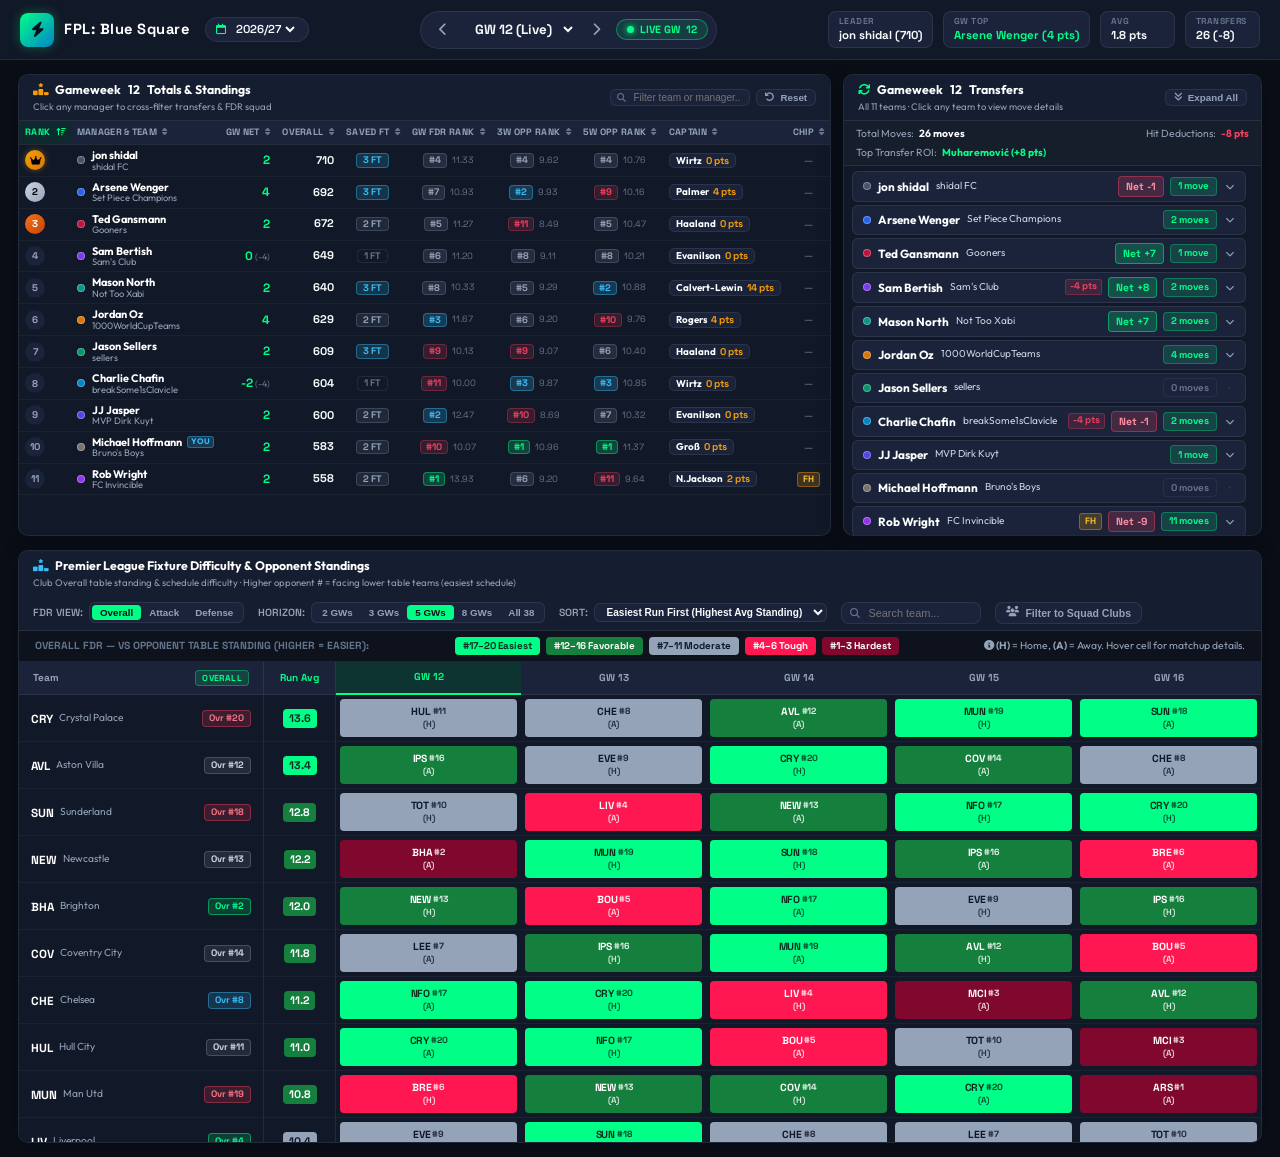
<file: index.html>
<!DOCTYPE html>
<html lang="en">
<head>
  <meta charset="UTF-8">
  <meta name="viewport" content="width=device-width, initial-scale=1.0">
  <title>FPL: Blue Square</title>
  
  <!-- Modern Google Fonts -->
  <link rel="preconnect" href="https://fonts.googleapis.com">
  <link rel="preconnect" href="https://fonts.gstatic.com" crossorigin>
  <link href="https://fonts.googleapis.com/css2?family=Outfit:wght@400;500;600;700;800&family=Space+Grotesk:wght@500;600;700&display=swap" rel="stylesheet">
  
  <!-- FontAwesome Icons -->
  <link rel="stylesheet" href="https://cdnjs.cloudflare.com/ajax/libs/font-awesome/6.4.0/css/all.min.css">
  
  <!-- Custom Modern Stylesheet -->
  <link rel="stylesheet" href="style.css?v=20261127_gw12_fdr">
</head>
<body>

  <!-- Top App Bar -->
  <header class="top-nav">
    <div class="nav-left">
      <div class="brand">
        <div class="brand-icon">
          <i class="fa-solid fa-bolt"></i>
        </div>
        <div class="brand-text">
          <span class="brand-title">FPL: Blue Square</span>
        </div>
      </div>
      
      <div class="season-pill-wrapper">
        <label for="select-season"><i class="fa-regular fa-calendar"></i></label>
        <select id="select-season" class="select-pill" title="Select Season">
          <option value="2026_27" selected>2026/27</option>
          <option value="2025_26">2025/26</option>
        </select>
      </div>
    </div>

    <!-- Center: Gameweek Stepper Controls -->
    <div class="nav-center">
      <div class="gw-stepper">
        <button id="btn-prev-gw" class="stepper-btn" title="Previous Gameweek">
          <i class="fa-solid fa-chevron-left"></i>
        </button>
        
        <div class="gw-select-box">
          <select id="select-gw" class="select-gw-main" title="Select Gameweek"></select>
        </div>

        <button id="btn-next-gw" class="stepper-btn" title="Next Gameweek">
          <i class="fa-solid fa-chevron-right"></i>
        </button>

        <button id="btn-current-gw" class="btn-live-gw" title="Jump to Current Gameweek">
          <span class="live-dot"></span> LIVE GW <span id="lbl-current-gw-num">7</span>
        </button>
      </div>
    </div>

    <!-- Right: League Quick Metrics -->
    <div class="nav-right">
      <div class="league-stats-ribbon">
        <div class="stat-chip" title="League Leader Overall">
          <span class="stat-chip-lbl">LEADER</span>
          <span class="stat-chip-val" id="stat-leader-val">—</span>
        </div>
        <div class="stat-chip" title="Highest GW Scorer">
          <span class="stat-chip-lbl">GW TOP</span>
          <span class="stat-chip-val highlight" id="stat-gw-top-val">—</span>
        </div>
        <div class="stat-chip" title="Gameweek League Average">
          <span class="stat-chip-lbl">AVG</span>
          <span class="stat-chip-val" id="stat-gw-avg-val">—</span>
        </div>
        <div class="stat-chip" title="Total League Transfers in Gameweek">
          <span class="stat-chip-lbl">TRANSFERS</span>
          <span class="stat-chip-val" id="stat-gw-transfers-val">—</span>
        </div>
      </div>
    </div>
  </header>

  <!-- Filter / Active Manager Status Bar (appears when a manager is selected) -->
  <div id="selection-bar" class="selection-bar hidden">
    <div class="selection-info">
      <i class="fa-solid fa-crosshairs"></i>
      <span>Filtering on: <strong id="selected-manager-name">—</strong> (<span id="selected-team-name">—</span>)</span>
    </div>
    <div class="selection-actions">
      <span class="selection-tip"><i class="fa-solid fa-info-circle"></i> Transfers & FDR grid are synced to this manager</span>
      <button id="btn-clear-selection" class="btn-clear-mgr">
        <i class="fa-solid fa-xmark"></i> Show All League
      </button>
    </div>
  </div>

  <!-- Main Unified 1-View Dashboard Layout -->
  <main class="dashboard-viewport">

    <!-- Top Row: Gameweek Totals (Left) & Gameweek Transfers (Right) -->
    <div class="dashboard-top-row">
      
      <!-- PANEL 1: GAMEWEEK TOTALS & LEADERBOARD -->
      <section class="card-panel panel-totals">
        <div class="panel-header">
          <div class="panel-title-group">
            <h2 class="panel-title">
              <i class="fa-solid fa-ranking-star icon-gold"></i>
              Gameweek <span class="active-gw-num">7</span> Totals & Standings
            </h2>
            <span class="panel-subtitle">Click any manager to cross-filter transfers & FDR squad</span>
          </div>

          <div class="panel-actions">
            <div class="totals-search-wrap">
              <i class="fa-solid fa-magnifying-glass search-icon-xs"></i>
              <input type="text" id="input-totals-search" class="search-input-xs" placeholder="Filter team or manager...">
            </div>
            <button id="btn-reset-totals-sort" class="btn-toggle-compact" title="Reset table to default league rank order">
              <i class="fa-solid fa-arrow-rotate-left"></i> Reset
            </button>
          </div>
        </div>

        <div class="table-container" id="totals-table-wrapper">
          <table class="data-table" id="totals-table">
            <thead>
              <tr id="totals-table-head-row">
                <th class="col-rank sortable-th active-sort" data-metric="rank" title="Sort by League Rank">
                  Rank <span class="sort-icon"><i class="fa-solid fa-arrow-down-1-9"></i></span>
                </th>
                <th class="col-manager sortable-th" data-metric="manager" title="Sort alphabetically by Manager Name">
                  Manager & Team <span class="sort-icon"><i class="fa-solid fa-sort"></i></span>
                </th>
                <th class="col-gw-pts text-right sortable-th" data-metric="gw_net" title="Sort by Gameweek Net Score">
                  GW Net <span class="sort-icon"><i class="fa-solid fa-sort"></i></span>
                </th>
                <th class="col-overall text-right sortable-th" data-metric="overall" title="Sort by Total Overall Points">
                  Overall <span class="sort-icon"><i class="fa-solid fa-sort"></i></span>
                </th>
                <th class="col-ft text-center sortable-th" data-metric="saved_ft" title="Sort by Banked Free Transfers (max 5)">
                  Saved FT <span class="sort-icon"><i class="fa-solid fa-sort"></i></span>
                </th>
                <th class="col-fdr-gw text-center sortable-th" data-metric="fdr_gw" title="Sort by Selected Gameweek Average Opponent Premier League Standing (Higher is easiest matchup)">
                  GW FDR Rank <span class="sort-icon"><i class="fa-solid fa-sort"></i></span>
                </th>
                <th class="col-fdr-3w text-center sortable-th" data-metric="fdr_3w" title="Sort by Upcoming 3-Week Average Opponent Premier League Standing (Higher is easier schedule)">
                  3W Opp Rank <span class="sort-icon"><i class="fa-solid fa-sort"></i></span>
                </th>
                <th class="col-fdr-5w text-center sortable-th" data-metric="fdr_5w" title="Sort by Upcoming 5-Week Average Opponent Premier League Standing (Higher is easier schedule)">
                  5W Opp Rank <span class="sort-icon"><i class="fa-solid fa-sort"></i></span>
                </th>
                <th class="col-captain sortable-th" data-metric="captain" title="Sort by Captain Points Scored">
                  Captain <span class="sort-icon"><i class="fa-solid fa-sort"></i></span>
                </th>
                <th class="col-chip text-center sortable-th" data-metric="chip" title="Sort by Active Chips">
                  Chip <span class="sort-icon"><i class="fa-solid fa-sort"></i></span>
                </th>
                <th class="col-value text-right sortable-th" data-metric="value" title="Sort by Total Squad Value">
                  Squad Value <span class="sort-icon"><i class="fa-solid fa-sort"></i></span>
                </th>
              </tr>
            </thead>
            <tbody id="totals-table-body">
              <!-- Dynamically populated rows -->
            </tbody>
          </table>
        </div>
      </section>

      <!-- PANEL 2: GAMEWEEK TRANSFERS -->
      <section class="card-panel panel-transfers">
        <div class="panel-header">
          <div class="panel-title-group">
            <h2 class="panel-title">
              <i class="fa-solid fa-arrows-rotate icon-mint"></i>
              Gameweek <span class="active-gw-num">7</span> Transfers
            </h2>
            <span class="panel-subtitle" id="transfers-subtitle">All 11 teams · Click any team to view move details</span>
          </div>

          <div class="panel-actions">
            <button id="btn-toggle-all-transfers" class="btn-toggle-compact" title="Expand or collapse all transfer details">
              <i class="fa-solid fa-angles-down" id="icon-toggle-all-tx"></i>
              <span id="lbl-toggle-all-tx">Expand All</span>
            </button>
          </div>
        </div>

        <div class="transfers-summary-bar">
          <div class="summary-stat">
            <span class="lbl">Total Moves:</span>
            <strong id="transfers-total-moves">0</strong>
          </div>
          <div class="summary-stat">
            <span class="lbl">Hit Deductions:</span>
            <strong class="text-danger" id="transfers-total-hits">0 pts</strong>
          </div>
          <div class="summary-stat">
            <span class="lbl">Top Transfer ROI:</span>
            <strong class="text-success" id="transfers-best-move">—</strong>
          </div>
        </div>

        <div class="transfers-scroll-container" id="transfers-cards-container">
          <!-- Dynamically populated manager transfer cards -->
        </div>
      </section>

    </div>

    <!-- Bottom Row: Fixture Difficulty Rating (FDR) Grid -->
    <div class="dashboard-bottom-row">
      <section class="card-panel panel-fdr">
        <div class="panel-header fdr-header">
          <div class="panel-title-group">
            <h2 class="panel-title">
              <i class="fa-solid fa-ranking-star icon-blue"></i>
              Premier League Fixture Difficulty & Opponent Standings
            </h2>
            <span class="panel-subtitle" id="fdr-panel-subtitle">Based on Premier League table standings · Higher number = facing lower table teams (easiest schedule)</span>
          </div>

          <div class="fdr-toolbar">
            <!-- Metric Focus Mode: Overall / Attack / Defense -->
            <div class="toolbar-item">
              <span class="toolbar-label">FDR View:</span>
              <div class="toggle-group" id="fdr-metric-group">
                <button class="toggle-btn active" data-mode="overall" title="Overall FDR: Club table standing & opponent standings">Overall</button>
                <button class="toggle-btn" data-mode="attack" title="Attack FDR: Club Attack rank & attacking fixture difficulty (vs opponent defense)">Attack</button>
                <button class="toggle-btn" data-mode="defense" title="Defense FDR: Club Defense rank & defensive fixture difficulty (vs opponent attack)">Defense</button>
              </div>
            </div>

            <!-- Horizon Picker -->
            <div class="toolbar-item">
              <span class="toolbar-label">Horizon:</span>
              <div class="toggle-group" id="fdr-horizon-group">
                <button class="toggle-btn" data-horizon="2" title="Show 2 gameweeks starting from selected GW">2 GWs</button>
                <button class="toggle-btn" data-horizon="3" title="Show 3 gameweeks starting from selected GW">3 GWs</button>
                <button class="toggle-btn active" data-horizon="5" title="Show 5 gameweeks starting from selected GW">5 GWs</button>
                <button class="toggle-btn" data-horizon="8" title="Show 8 gameweeks starting from selected GW">8 GWs</button>
                <button class="toggle-btn" data-horizon="38" title="Show all 38 season gameweeks">All 38</button>
              </div>
            </div>

            <!-- Sort By -->
            <div class="toolbar-item">
              <span class="toolbar-label">Sort:</span>
              <select id="select-fdr-sort" class="select-pill-sm">
                <option value="easiest">Easiest Run First (Highest Avg Standing)</option>
                <option value="hardest">Hardest Run First (Lowest Avg Standing)</option>
                <option value="club_best">Strongest Team First (#1–20)</option>
                <option value="club_worst">Weakest Team First (#20–1)</option>
                <option value="alpha">Alphabetical (A-Z)</option>
              </select>
            </div>

            <!-- Search Filter -->
            <div class="toolbar-item search-wrap">
              <i class="fa-solid fa-magnifying-glass search-icon"></i>
              <input type="text" id="input-fdr-search" class="search-input" placeholder="Search team...">
            </div>

            <!-- Squad Filter Button -->
            <div class="toolbar-item">
              <button id="btn-fdr-squad-only" class="btn-toggle-squad" title="Filter to Premier League teams in selected manager's squad">
                <i class="fa-solid fa-users"></i>
                <span id="lbl-fdr-squad-btn">Filter to Squad Clubs</span>
              </button>
            </div>
          </div>
        </div>

        <!-- Opponent Standing Legend Bar -->
        <div class="fdr-legend-bar" id="fdr-legend-bar">
          <div class="legend-scale-title" id="fdr-legend-title">Opponent Table Standing (Higher = Easier):</div>
          <div class="legend-scale-items" id="fdr-legend-items">
            <span class="legend-chip fdr-2">#17–20 Easiest</span>
            <span class="legend-chip fdr-1">#12–16 Favorable</span>
            <span class="legend-chip fdr-3">#7–11 Moderate</span>
            <span class="legend-chip fdr-4">#4–6 Tough</span>
            <span class="legend-chip fdr-5">#1–3 Hardest</span>
          </div>
          <div class="legend-tip">
            <span><i class="fa-solid fa-circle-info"></i> <strong>(H)</strong> = Home, <strong>(A)</strong> = Away. Hover cell for matchup details.</span>
          </div>
        </div>

        <!-- FDR Grid Table -->
        <div class="fdr-matrix-container" id="fdr-matrix-wrapper">
          <table class="fdr-table" id="fdr-matrix-table">
            <thead>
              <tr id="fdr-table-head-row">
                <th class="col-fdr-team sticky-col">Team</th>
                <th class="col-fdr-avg sticky-col-2" title="Average difficulty score over the selected horizon">Run Avg</th>
                <!-- Dynamically generated GW column headers -->
              </tr>
            </thead>
            <tbody id="fdr-matrix-body">
              <!-- Dynamically populated team fixture rows -->
            </tbody>
          </table>
        </div>
      </section>
    </div>

  </main>

  <!-- Interactive Tooltip Overlay -->
  <div id="fdr-tooltip" class="floating-tooltip hidden"></div>

  <!-- Core Visualizer Application Script -->
  <script src="app.js?v=20261127_gw12_fdr"></script>
</body>
</html>
</file>
<file: style.css>
/* ==========================================================================
   FPL: BLUE SQUARE - UNIFIED 1-VIEW DASHBOARD STYLES
   ========================================================================== */

:root {
  --bg-body: #0a0e17;
  --bg-panel: #111827;
  --bg-panel-header: #151d30;
  --bg-surface: #1a233a;
  --bg-surface-hover: #222d4a;
  
  --border-subtle: rgba(255, 255, 255, 0.08);
  --border-active: #00ff87;
  --border-focus: #38bdf8;

  --accent-mint: #00ff87;
  --accent-purple: #8b5cf6;
  --accent-blue: #38bdf8;
  --accent-gold: #f59e0b;
  --accent-silver: #94a3b8;
  --accent-bronze: #d97706;
  --accent-red: #f43f5e;
  --accent-green: #10b981;

  --text-primary: #f8fafc;
  --text-secondary: #94a3b8;
  --text-muted: #64748b;

  --font-main: 'Outfit', -apple-system, BlinkMacSystemFont, 'Segoe UI', Roboto, sans-serif;
  --font-mono: 'Space Grotesk', -apple-system, monospace;

  /* Official FPL FDR Difficulty Colors */
  --fdr-1: #15803d;
  --fdr-1-text: #ffffff;
  --fdr-2: #00ff87;
  --fdr-2-text: #092e20;
  --fdr-3: #94a3b8;
  --fdr-3-text: #0f172a;
  --fdr-4: #ff1751;
  --fdr-4-text: #ffffff;
  --fdr-5: #80072d;
  --fdr-5-text: #ffffff;
}

/* Box Sizing & Reset */
*, *::before, *::after {
  box-sizing: border-box;
  margin: 0;
  padding: 0;
}

html, body {
  width: 100%;
  max-width: 100%;
  overflow-x: hidden;
  min-height: 100vh;
  background-color: var(--bg-body);
  color: var(--text-primary);
  font-family: var(--font-main);
  font-size: 14px;
  line-height: 1.45;
  -webkit-font-smoothing: antialiased;
  -moz-osx-font-smoothing: grayscale;
}

/* ==========================================================================
   TOP APP BAR / NAVIGATION
   ========================================================================== */

.top-nav {
  display: flex;
  align-items: center;
  justify-content: space-between;
  gap: 16px;
  height: 60px;
  padding: 0 20px;
  background: var(--bg-panel);
  border-bottom: 1px solid var(--border-subtle);
  position: sticky;
  top: 0;
  z-index: 100;
}

.nav-left {
  display: flex;
  align-items: center;
  gap: 16px;
}

.brand {
  display: flex;
  align-items: center;
  gap: 10px;
}

.brand-icon {
  width: 34px;
  height: 34px;
  border-radius: 8px;
  background: linear-gradient(135deg, var(--accent-mint) 0%, #0284c7 100%);
  display: flex;
  align-items: center;
  justify-content: center;
  color: #0b0f19;
  font-size: 1.1rem;
  box-shadow: 0 0 12px rgba(0, 255, 135, 0.3);
}

.brand-text {
  display: flex;
  flex-direction: column;
}

.brand-title {
  font-size: 1.05rem;
  font-weight: 800;
  letter-spacing: 0.5px;
  color: #ffffff;
  font-family: var(--font-mono);
}

.brand-subtitle {
  font-size: 0.72rem;
  color: var(--accent-mint);
  font-weight: 600;
  letter-spacing: 0.2px;
  text-transform: uppercase;
}

.season-pill-wrapper {
  display: flex;
  align-items: center;
  gap: 6px;
  background: var(--bg-surface);
  border: 1px solid var(--border-subtle);
  border-radius: 20px;
  padding: 3px 10px;
  color: var(--text-secondary);
}

.season-pill-wrapper label {
  font-size: 0.8rem;
  color: var(--accent-mint);
}

.select-pill {
  background: transparent;
  border: none;
  color: var(--text-primary);
  font-family: var(--font-mono);
  font-weight: 600;
  font-size: 0.82rem;
  cursor: pointer;
  outline: none;
}

.select-pill option {
  background: var(--bg-panel);
  color: var(--text-primary);
}

/* Center Gameweek Stepper */
.nav-center {
  display: flex;
  align-items: center;
  justify-content: center;
}

.gw-stepper {
  display: flex;
  align-items: center;
  gap: 6px;
  background: var(--bg-surface);
  border: 1px solid var(--border-subtle);
  border-radius: 24px;
  padding: 4px 8px;
}

.stepper-btn {
  background: transparent;
  border: none;
  width: 28px;
  height: 28px;
  border-radius: 50%;
  color: var(--text-secondary);
  display: flex;
  align-items: center;
  justify-content: center;
  cursor: pointer;
  transition: all 0.2s ease;
}

.stepper-btn:hover {
  background: rgba(255, 255, 255, 0.1);
  color: #ffffff;
}

.gw-select-box {
  position: relative;
}

.select-gw-main {
  background: transparent;
  border: none;
  color: var(--text-primary);
  font-family: var(--font-mono);
  font-weight: 700;
  font-size: 0.95rem;
  padding: 4px 8px;
  cursor: pointer;
  outline: none;
}

.select-gw-main option {
  background: var(--bg-panel);
  color: var(--text-primary);
}

.btn-live-gw {
  display: flex;
  align-items: center;
  gap: 6px;
  background: rgba(0, 255, 135, 0.12);
  border: 1px solid rgba(0, 255, 135, 0.4);
  color: var(--accent-mint);
  border-radius: 14px;
  padding: 3px 10px;
  font-family: var(--font-mono);
  font-size: 0.75rem;
  font-weight: 700;
  cursor: pointer;
  transition: all 0.2s ease;
}

.btn-live-gw:hover {
  background: rgba(0, 255, 135, 0.22);
}

.live-dot {
  width: 7px;
  height: 7px;
  border-radius: 50%;
  background: var(--accent-mint);
  box-shadow: 0 0 6px var(--accent-mint);
  animation: pulse-dot 2s infinite ease-in-out;
}

@keyframes pulse-dot {
  0%, 100% { opacity: 1; transform: scale(1); }
  50% { opacity: 0.4; transform: scale(0.85); }
}

/* Right Nav: Quick Stats Ribbon */
.nav-right {
  display: flex;
  align-items: center;
  gap: 12px;
}

.league-stats-ribbon {
  display: flex;
  align-items: center;
  gap: 10px;
}

.stat-chip {
  display: flex;
  flex-direction: column;
  background: var(--bg-surface);
  border: 1px solid var(--border-subtle);
  border-radius: 8px;
  padding: 3px 10px;
  min-width: 75px;
}

.stat-chip-lbl {
  font-size: 0.62rem;
  font-weight: 700;
  color: var(--text-muted);
  letter-spacing: 0.4px;
  font-family: var(--font-mono);
}

.stat-chip-val {
  font-size: 0.82rem;
  font-weight: 700;
  color: var(--text-primary);
  font-family: var(--font-mono);
  white-space: nowrap;
  overflow: hidden;
  text-overflow: ellipsis;
  max-width: 140px;
}

.stat-chip-val.highlight {
  color: var(--accent-mint);
}

/* ==========================================================================
   SELECTION BAR (CROSS-FILTER NOTIFICATION)
   ========================================================================== */

.selection-bar {
  display: flex;
  align-items: center;
  justify-content: space-between;
  padding: 8px 24px;
  background: linear-gradient(90deg, rgba(0, 255, 135, 0.15) 0%, rgba(56, 189, 248, 0.15) 100%);
  border-bottom: 1px solid rgba(0, 255, 135, 0.35);
  font-size: 0.85rem;
}

.selection-bar.hidden {
  display: none;
}

.selection-info {
  display: flex;
  align-items: center;
  gap: 8px;
  color: #ffffff;
}

.selection-info i {
  color: var(--accent-mint);
}

.selection-actions {
  display: flex;
  align-items: center;
  gap: 16px;
}

.selection-tip {
  font-size: 0.76rem;
  color: var(--text-secondary);
}

.btn-clear-mgr {
  background: rgba(255, 255, 255, 0.1);
  border: 1px solid rgba(255, 255, 255, 0.2);
  color: #ffffff;
  border-radius: 14px;
  padding: 3px 10px;
  font-size: 0.75rem;
  font-weight: 600;
  cursor: pointer;
  transition: all 0.2s ease;
}

.btn-clear-mgr:hover {
  background: rgba(255, 255, 255, 0.2);
  color: var(--accent-mint);
}

/* ==========================================================================
   MAIN DASHBOARD VIEWPORT (1-VIEW FIT)
   ========================================================================== */

.dashboard-viewport {
  padding: 14px 18px;
  display: flex;
  flex-direction: column;
  gap: 14px;
  max-width: 1750px;
  margin: 0 auto;
}

/* Top Row: Totals (Left) & Transfers (Right) */
.dashboard-top-row {
  display: grid;
  grid-template-columns: minmax(0, 1.32fr) minmax(360px, 0.68fr);
  gap: 12px;
  height: 462px;
}

/* Bottom Row: FDR Grid */
.dashboard-bottom-row {
  width: 100%;
  min-width: 0;
}

/* Card Panel Base */
.card-panel {
  background: var(--bg-panel);
  border: 1px solid var(--border-subtle);
  border-radius: 10px;
  box-shadow: 0 4px 20px rgba(0, 0, 0, 0.25);
  display: flex;
  flex-direction: column;
  overflow: hidden;
  min-width: 0;
}

.panel-actions {
  display: flex;
  align-items: center;
  gap: 6px;
  flex-wrap: wrap;
}

.panel-header {
  display: flex;
  align-items: center;
  justify-content: space-between;
  flex-wrap: wrap;
  gap: 6px 10px;
  padding: 6px 14px;
  background: var(--bg-panel-header);
  border-bottom: 1px solid var(--border-subtle);
  flex-shrink: 0;
}

.panel-title-group {
  display: flex;
  flex-direction: column;
}

.panel-title {
  font-size: 0.88rem;
  font-weight: 700;
  color: #ffffff;
  display: flex;
  align-items: center;
  gap: 7px;
}

.panel-subtitle {
  font-size: 0.68rem;
  color: var(--text-secondary);
  margin-top: 1px;
}

.icon-gold { color: var(--accent-gold); }
.icon-mint { color: var(--accent-mint); }
.icon-blue { color: var(--accent-blue); }

.toggle-group {
  display: flex;
  background: var(--bg-surface);
  border: 1px solid var(--border-subtle);
  border-radius: 6px;
  padding: 2px;
}

.toggle-btn {
  background: transparent;
  border: none;
  color: var(--text-secondary);
  font-size: 0.70rem;
  font-weight: 600;
  padding: 2px 8px;
  border-radius: 4px;
  cursor: pointer;
  transition: all 0.2s ease;
}

.toggle-btn.active {
  background: var(--accent-mint);
  color: #0b0f19;
  font-weight: 700;
}

.select-pill-sm {
  background: var(--bg-surface);
  border: 1px solid var(--border-subtle);
  border-radius: 6px;
  color: var(--text-primary);
  font-size: 0.72rem;
  font-weight: 600;
  padding: 2px 7px;
  outline: none;
  cursor: pointer;
}

.select-pill-sm option {
  background: var(--bg-panel);
  color: var(--text-primary);
}

/* ==========================================================================
   PANEL 1: GAMEWEEK TOTALS & STANDINGS TABLE (CONDENSED)
   ========================================================================== */

.panel-totals {
  height: 100%;
  min-height: 0;
}

.table-container {
  flex: 1;
  min-height: 0;
  overflow-y: auto;
  overflow-x: auto;
}

.data-table {
  width: 100%;
  border-collapse: collapse;
  font-size: 0.78rem;
  text-align: left;
}

.data-table thead th {
  background: var(--bg-surface);
  color: var(--text-secondary);
  font-family: var(--font-mono);
  font-size: 0.66rem;
  font-weight: 700;
  letter-spacing: 0.3px;
  text-transform: uppercase;
  padding: 5px 6px;
  border-bottom: 1px solid var(--border-subtle);
  position: sticky;
  top: 0;
  z-index: 10;
  white-space: nowrap;
}

/* Sortable Table Headers */
.data-table thead th.sortable-th {
  cursor: pointer;
  user-select: none;
  transition: all 0.15s ease;
}

.data-table thead th.sortable-th:hover {
  background-color: var(--bg-surface-hover);
  color: #ffffff;
}

.data-table thead th.sortable-th.active-sort {
  color: var(--accent-mint) !important;
  background-color: rgba(0, 255, 135, 0.08);
}

.sort-icon {
  margin-left: 3px;
  font-size: 0.60rem;
  opacity: 0.65;
  display: inline-block;
  vertical-align: middle;
}

.active-sort .sort-icon {
  opacity: 1;
  color: var(--accent-mint);
}

/* Totals Header Search Input */
.totals-search-wrap {
  position: relative;
  display: flex;
  align-items: center;
}

.search-icon-xs {
  position: absolute;
  left: 7px;
  font-size: 0.65rem;
  color: var(--text-muted);
  pointer-events: none;
}

.search-input-xs {
  background: var(--bg-surface);
  border: 1px solid var(--border-subtle);
  border-radius: 6px;
  color: var(--text-primary);
  font-size: 0.72rem;
  padding: 2px 8px 2px 22px;
  width: 140px;
  outline: none;
  transition: all 0.2s ease;
}

.search-input-xs:focus {
  border-color: var(--accent-mint);
  width: 170px;
}

.data-table tbody tr {
  border-bottom: 1px solid rgba(255, 255, 255, 0.04);
  cursor: pointer;
  transition: background-color 0.15s ease;
}

.data-table tbody tr:hover {
  background-color: var(--bg-surface-hover);
}

.data-table tbody tr.selected-row {
  background-color: rgba(0, 255, 135, 0.12) !important;
  border-left: 3px solid var(--accent-mint);
}

.data-table tbody td {
  padding: 4px 6px;
  white-space: nowrap;
  vertical-align: middle;
  line-height: 1.2;
}

.text-right { text-align: right; }
.text-center { text-align: center; }

/* Rank Badges */
.rank-badge {
  display: inline-flex;
  align-items: center;
  justify-content: center;
  width: 20px;
  height: 20px;
  border-radius: 50%;
  font-family: var(--font-mono);
  font-size: 0.70rem;
  font-weight: 800;
  background: var(--bg-surface);
  color: var(--text-secondary);
}

.rank-badge.rank-1 {
  background: linear-gradient(135deg, #f59e0b 0%, #d97706 100%);
  color: #000000;
  box-shadow: 0 0 6px rgba(245, 158, 11, 0.4);
}

.rank-badge.rank-2 {
  background: linear-gradient(135deg, #cbd5e1 0%, #94a3b8 100%);
  color: #000000;
}

.rank-badge.rank-3 {
  background: linear-gradient(135deg, #f97316 0%, #c2410c 100%);
  color: #ffffff;
}

/* Manager Cell */
.mgr-cell {
  display: flex;
  align-items: center;
  gap: 7px;
}

.mgr-color-dot {
  width: 8px;
  height: 8px;
  border-radius: 50%;
  flex-shrink: 0;
  border: 1px solid rgba(255, 255, 255, 0.3);
}

.mgr-details {
  display: flex;
  flex-direction: column;
}

.mgr-name {
  font-weight: 700;
  color: #ffffff;
  display: flex;
  align-items: center;
  gap: 5px;
  font-size: 0.78rem;
  line-height: 1.15;
}

.mgr-team {
  font-size: 0.67rem;
  color: var(--text-secondary);
  line-height: 1.1;
}

.badge-you {
  font-size: 0.58rem;
  font-weight: 700;
  background: rgba(56, 189, 248, 0.2);
  color: var(--accent-blue);
  border: 1px solid rgba(56, 189, 248, 0.4);
  border-radius: 3px;
  padding: 0 3px;
}

/* Score numbers */
.num-bold {
  font-family: var(--font-mono);
  font-weight: 700;
  font-size: 0.80rem;
}

.num-highlight {
  color: var(--accent-mint);
  font-size: 0.86rem;
}

.num-muted {
  color: var(--text-muted);
}

.hit-badge {
  display: inline-block;
  padding: 0 4px;
  border-radius: 3px;
  font-family: var(--font-mono);
  font-size: 0.68rem;
  font-weight: 700;
  background: rgba(244, 63, 94, 0.15);
  color: var(--accent-red);
  border: 1px solid rgba(244, 63, 94, 0.3);
}

.hit-badge.hit-none {
  background: transparent;
  border: none;
  color: var(--text-muted);
}

/* Captain cell */
.captain-tag {
  display: inline-flex;
  align-items: center;
  gap: 4px;
  background: var(--bg-surface);
  border: 1px solid var(--border-subtle);
  border-radius: 5px;
  padding: 1px 6px;
  font-size: 0.70rem;
}

.captain-tag strong {
  color: #ffffff;
}

.captain-tag .c-pts {
  color: var(--accent-gold);
  font-family: var(--font-mono);
  font-weight: 700;
}

/* FDR Manager Metrics in Totals Table */
.col-fdr-gw, .col-fdr-3w, .col-fdr-5w {
  white-space: nowrap;
}

.fdr-mgr-cell {
  display: inline-flex;
  align-items: center;
  justify-content: center;
  gap: 5px;
  font-family: var(--font-mono);
}

.fdr-rank-badge {
  font-size: 0.68rem;
  font-weight: 800;
  padding: 1px 5px;
  border-radius: 4px;
  display: inline-block;
  line-height: 1.1;
}

.fdr-rank-badge.rank-top {
  background: rgba(0, 255, 135, 0.2);
  color: var(--accent-mint);
  border: 1px solid rgba(0, 255, 135, 0.4);
}

.fdr-rank-badge.rank-good {
  background: rgba(56, 189, 248, 0.2);
  color: var(--accent-blue);
  border: 1px solid rgba(56, 189, 248, 0.4);
}

.fdr-rank-badge.rank-mid {
  background: rgba(148, 163, 184, 0.15);
  color: var(--text-secondary);
  border: 1px solid rgba(148, 163, 184, 0.25);
}

.fdr-rank-badge.rank-tough {
  background: rgba(244, 63, 94, 0.15);
  color: var(--accent-red);
  border: 1px solid rgba(244, 63, 94, 0.3);
}

.fdr-score-pill {
  font-size: 0.70rem;
  font-weight: 700;
  padding: 1px 5px;
  border-radius: 4px;
  line-height: 1.1;
}

.fdr-score-pill.fdr-easy {
  background: var(--fdr-2);
  color: var(--fdr-2-text);
}

.fdr-score-pill.fdr-med {
  background: var(--fdr-3);
  color: var(--fdr-3-text);
}

.fdr-score-pill.fdr-hard {
  background: var(--fdr-4);
  color: var(--fdr-4-text);
}

.fdr-sub-num {
  font-size: 0.65rem;
  color: var(--text-muted);
}

/* Stacked Free Transfers Badges */
.col-ft {
  white-space: nowrap;
}

.ft-stacked-badge {
  display: inline-flex;
  align-items: center;
  justify-content: center;
  font-family: var(--font-mono);
  font-size: 0.68rem;
  font-weight: 800;
  padding: 1px 6px;
  border-radius: 4px;
  line-height: 1.1;
}

.ft-stacked-badge.ft-max {
  background: linear-gradient(135deg, rgba(0, 255, 135, 0.25) 0%, rgba(56, 189, 248, 0.25) 100%);
  color: var(--accent-mint);
  border: 1px solid var(--accent-mint);
  box-shadow: 0 0 6px rgba(0, 255, 135, 0.3);
}

.ft-stacked-badge.ft-high {
  background: rgba(0, 255, 135, 0.16);
  color: var(--accent-mint);
  border: 1px solid rgba(0, 255, 135, 0.4);
}

.ft-stacked-badge.ft-med {
  background: rgba(56, 189, 248, 0.16);
  color: var(--accent-blue);
  border: 1px solid rgba(56, 189, 248, 0.4);
}

.ft-stacked-badge.ft-low {
  background: rgba(148, 163, 184, 0.12);
  color: var(--text-secondary);
  border: 1px solid rgba(148, 163, 184, 0.25);
}

.ft-stacked-badge.ft-min {
  background: transparent;
  color: var(--text-muted);
  border: 1px solid rgba(255, 255, 255, 0.08);
}

/* Chip Badges */
.chip-pill {
  display: inline-block;
  padding: 1px 5px;
  border-radius: 3px;
  font-size: 0.66rem;
  font-family: var(--font-mono);
  font-weight: 800;
  text-transform: uppercase;
}

.chip-wildcard {
  background: rgba(139, 92, 246, 0.2);
  color: #c084fc;
  border: 1px solid rgba(139, 92, 246, 0.4);
}

.chip-freehit {
  background: rgba(245, 158, 11, 0.2);
  color: #fbbf24;
  border: 1px solid rgba(245, 158, 11, 0.4);
}

.chip-bboost {
  background: rgba(56, 189, 248, 0.2);
  color: #38bdf8;
  border: 1px solid rgba(56, 189, 248, 0.4);
}

.chip-3xc {
  background: rgba(244, 63, 94, 0.2);
  color: #fb7185;
  border: 1px solid rgba(244, 63, 94, 0.4);
}

.chip-none {
  color: var(--text-muted);
}

/* ==========================================================================
   PANEL 2: GAMEWEEK TRANSFERS (COMPACT ACCORDION FOR ALL 11 TEAMS)
   ========================================================================== */

.panel-transfers {
  height: 100%;
  min-height: 0;
}

.btn-toggle-compact {
  background: var(--bg-surface);
  border: 1px solid var(--border-subtle);
  border-radius: 6px;
  color: var(--text-secondary);
  font-size: 0.70rem;
  font-weight: 600;
  padding: 2px 8px;
  cursor: pointer;
  display: flex;
  align-items: center;
  gap: 5px;
  transition: all 0.2s ease;
}

.btn-toggle-compact:hover {
  background: var(--bg-surface-hover);
  color: #ffffff;
}

.transfers-summary-bar {
  display: flex;
  align-items: center;
  justify-content: space-between;
  flex-wrap: wrap;
  gap: 4px 12px;
  padding: 5px 12px;
  background: rgba(255, 255, 255, 0.02);
  border-bottom: 1px solid var(--border-subtle);
  font-size: 0.74rem;
  flex-shrink: 0;
}

.summary-stat {
  display: flex;
  align-items: center;
  gap: 5px;
  min-width: 0;
}

.summary-stat .lbl {
  color: var(--text-secondary);
}

.text-danger { color: var(--accent-red); }
.text-success { color: var(--accent-mint); }

.transfers-scroll-container {
  flex: 1 1 auto;
  min-height: 0;
  overflow-y: auto;
  overflow-x: hidden;
  scrollbar-gutter: stable;
  padding: 5px 8px 8px 8px;
  display: flex;
  flex-direction: column;
  gap: 3px;
}

/* Manager Transfer Accordion Item */
.tx-team-accordion {
  flex-shrink: 0;
  background: var(--bg-surface);
  border: 1px solid var(--border-subtle);
  border-radius: 6px;
  overflow: visible;
  transition: background-color 0.15s ease, border-color 0.15s ease;
}

.tx-team-accordion:hover {
  background: var(--bg-surface-hover);
}

.tx-team-accordion.selected-tx-team {
  border-color: var(--accent-mint);
  background: rgba(0, 255, 135, 0.08);
}

.tx-team-header {
  display: flex;
  align-items: center;
  justify-content: space-between;
  flex-wrap: wrap;
  gap: 4px 8px;
  padding: 4px 10px;
  cursor: pointer;
  user-select: none;
  min-height: 28px;
  border-radius: 5px;
}

.tx-team-accordion.expanded .tx-team-header {
  border-radius: 5px 5px 0 0;
  background: rgba(255, 255, 255, 0.03);
}

.tx-team-title {
  display: flex;
  align-items: center;
  gap: 7px;
  min-width: 0;
  flex: 1 1 180px;
}

.tx-team-name {
  font-weight: 700;
  color: #ffffff;
  font-size: 0.84rem;
  white-space: nowrap;
}

.tx-team-sub {
  font-size: 0.72rem;
  color: #cbd5e1;
  white-space: nowrap;
  overflow: hidden;
  text-overflow: ellipsis;
  min-width: 0;
}

.tx-team-right {
  display: flex;
  align-items: center;
  gap: 6px;
  flex-shrink: 0;
  margin-left: auto;
}

.tx-count-pill {
  font-family: var(--font-mono);
  font-size: 0.70rem;
  font-weight: 700;
  padding: 1.5px 7px;
  border-radius: 4px;
}

.tx-count-pill.zero-moves {
  background: transparent;
  color: var(--text-muted);
  border: 1px solid rgba(255, 255, 255, 0.06);
}

.tx-count-pill.active-moves {
  background: rgba(0, 255, 135, 0.15);
  color: var(--accent-mint);
  border: 1px solid rgba(0, 255, 135, 0.3);
}

.tx-chevron {
  font-size: 0.65rem;
  color: var(--text-secondary);
  transition: transform 0.2s ease;
  width: 12px;
  text-align: center;
}

.tx-chevron.chevron-disabled {
  opacity: 0.2;
}

.tx-team-accordion.expanded .tx-chevron {
  transform: rotate(180deg);
  color: var(--accent-mint);
}

.tx-team-details {
  display: none;
  padding: 8px 10px 10px 10px;
  background: rgba(10, 15, 29, 0.88);
  border-top: 1px solid rgba(255, 255, 255, 0.1);
  border-radius: 0 0 5px 5px;
  flex-direction: column;
  gap: 7px;
}

.tx-team-accordion.expanded .tx-team-details {
  display: flex;
}

/* Transfer Move Card (2-Subrow High-Contrast Card) */
.tx-pair-row {
  display: flex;
  flex-direction: column;
  background: #0f172a;
  border: 1px solid rgba(255, 255, 255, 0.12);
  border-radius: 6px;
  padding: 8px 10px;
  box-shadow: 0 2px 6px rgba(0, 0, 0, 0.35);
  transition: background-color 0.15s ease, border-color 0.15s ease;
}

.tx-pair-row.has-move-num {
  display: grid;
  grid-template-columns: auto 1fr;
  align-items: center;
  gap: 8px;
}

.tx-move-num-col {
  display: flex;
  align-items: center;
  justify-content: center;
  padding-right: 6px;
  border-right: 1px solid rgba(255, 255, 255, 0.08);
  align-self: stretch;
}

.tx-pair-body {
  display: flex;
  flex-direction: column;
  gap: 6px;
  min-width: 0;
}

.tx-pair-row:hover {
  background: #1e293b;
  border-color: rgba(255, 255, 255, 0.22);
}

.tx-pair-row.border-positive {
  border-left: 3.5px solid var(--accent-mint);
}

.tx-pair-row.border-negative {
  border-left: 3.5px solid var(--accent-red);
}

.tx-pair-row.border-neutral {
  border-left: 3.5px solid rgba(148, 163, 184, 0.45);
}

/* Transfer Subrow (OUT / IN) */
.tx-subrow {
  display: flex;
  align-items: center;
  justify-content: space-between;
  flex-wrap: wrap;
  gap: 5px 8px;
  min-height: 24px;
}

.tx-subrow-left {
  display: flex;
  align-items: center;
  flex-wrap: wrap;
  gap: 5px 7px;
  min-width: 0;
  flex: 1 1 200px;
}

.tx-subrow-right {
  display: flex;
  align-items: center;
  gap: 6px;
  flex-shrink: 0;
  margin-left: auto;
}

/* Move Number Tag (e.g. #1, #2) */
.tx-move-num-tag {
  font-family: var(--font-mono);
  font-size: 0.68rem;
  font-weight: 800;
  color: var(--accent-gold);
  background: rgba(255, 184, 0, 0.16);
  border: 1px solid rgba(255, 184, 0, 0.4);
  padding: 2px 5px;
  border-radius: 4px;
  flex-shrink: 0;
  line-height: 1.1;
  min-width: 26px;
  text-align: center;
}

/* OUT / IN Direction Badges */
.tx-dir-badge {
  font-size: 0.68rem;
  font-weight: 800;
  font-family: var(--font-mono);
  padding: 2px 6px;
  border-radius: 4px;
  letter-spacing: 0.5px;
  line-height: 1.15;
  flex-shrink: 0;
  min-width: 38px;
  text-align: center;
}

.tx-badge-out {
  background: rgba(244, 63, 94, 0.24);
  color: #ff8fa3;
  border: 1px solid rgba(244, 63, 94, 0.5);
}

.tx-badge-in {
  background: rgba(0, 255, 135, 0.22);
  color: #00ff87;
  border: 1px solid rgba(0, 255, 135, 0.5);
}

/* Player Name - always fully visible, never truncated */
.tx-pname {
  font-weight: 700;
  color: #ffffff;
  font-size: 0.88rem;
  white-space: normal;
  word-break: break-word;
  letter-spacing: -0.1px;
  line-height: 1.2;
}

/* Club & Position Tag */
.tx-pmeta-tag {
  font-size: 0.69rem;
  font-family: var(--font-mono);
  font-weight: 700;
  color: #7dd3fc;
  background: rgba(56, 189, 248, 0.15);
  border: 1px solid rgba(56, 189, 248, 0.35);
  padding: 1.5px 6px;
  border-radius: 4px;
  white-space: nowrap;
  flex-shrink: 0;
}

/* Cost Tag */
.tx-cost-tag {
  font-size: 0.72rem;
  font-family: var(--font-mono);
  font-weight: 600;
  color: #cbd5e1;
  white-space: nowrap;
  flex-shrink: 0;
}

/* Points Scored Tag */
.tx-pts-tag {
  font-family: var(--font-mono);
  font-size: 0.75rem;
  font-weight: 800;
  padding: 2px 7px;
  border-radius: 4px;
  background: rgba(255, 255, 255, 0.1);
  color: #f8fafc;
  border: 1px solid rgba(255, 255, 255, 0.18);
  white-space: nowrap;
  flex-shrink: 0;
}

.tx-pts-tag.tx-pts-in {
  color: #ffffff;
  background: rgba(255, 255, 255, 0.14);
}

/* Net Delta Badge */
.tx-delta-badge {
  padding: 2px 7px;
  border-radius: 4px;
  font-family: var(--font-mono);
  font-weight: 800;
  font-size: 0.74rem;
  white-space: nowrap;
  flex-shrink: 0;
}

.tx-delta-positive {
  background: rgba(0, 255, 135, 0.2);
  color: #00ff87;
  border: 1px solid rgba(0, 255, 135, 0.45);
}

.tx-delta-negative {
  background: rgba(244, 63, 94, 0.2);
  color: #ff8fa3;
  border: 1px solid rgba(244, 63, 94, 0.45);
}

.tx-delta-neutral {
  background: rgba(148, 163, 184, 0.16);
  color: #cbd5e1;
  border: 1px solid rgba(148, 163, 184, 0.35);
}

/* Empty Transfers */
.empty-transfers-state {
  display: flex;
  flex-direction: column;
  align-items: center;
  justify-content: center;
  padding: 30px 10px;
  color: var(--text-secondary);
  text-align: center;
  gap: 8px;
}

.empty-transfers-state i {
  font-size: 2rem;
  color: var(--text-muted);
}

/* ==========================================================================
   PANEL 3: FIXTURE DIFFICULTY RATING (FDR) GRID
   ========================================================================== */

.panel-fdr {
  min-height: 380px;
}

.fdr-header {
  flex-wrap: wrap;
  gap: 12px;
}

.fdr-toolbar {
  display: flex;
  align-items: center;
  flex-wrap: wrap;
  gap: 14px;
}

.toolbar-item {
  display: flex;
  align-items: center;
  gap: 6px;
}

.toolbar-label {
  font-size: 0.74rem;
  font-weight: 600;
  color: var(--text-secondary);
  text-transform: uppercase;
  font-family: var(--font-mono);
}

.search-wrap {
  position: relative;
}

.search-icon {
  position: absolute;
  left: 9px;
  top: 50%;
  transform: translateY(-50%);
  color: var(--text-muted);
  font-size: 0.72rem;
  pointer-events: none;
}

.search-input {
  background: var(--bg-surface);
  border: 1px solid var(--border-subtle);
  border-radius: 8px;
  color: #ffffff;
  padding: 4px 10px 4px 26px;
  font-size: 0.78rem;
  width: 140px;
  outline: none;
  transition: all 0.2s ease;
}

.search-input:focus {
  border-color: var(--accent-mint);
  width: 170px;
}

.btn-toggle-squad {
  display: flex;
  align-items: center;
  gap: 6px;
  background: var(--bg-surface);
  border: 1px solid var(--border-subtle);
  border-radius: 8px;
  color: var(--text-secondary);
  padding: 4px 10px;
  font-size: 0.75rem;
  font-weight: 600;
  cursor: pointer;
  transition: all 0.2s ease;
}

.btn-toggle-squad:hover {
  background: var(--bg-surface-hover);
  color: #ffffff;
}

.btn-toggle-squad.active {
  background: rgba(56, 189, 248, 0.2);
  color: var(--accent-blue);
  border-color: rgba(56, 189, 248, 0.5);
}

/* FDR Legend Bar */
.fdr-legend-bar {
  display: flex;
  align-items: center;
  justify-content: space-between;
  flex-wrap: wrap;
  gap: 10px;
  padding: 6px 16px;
  background: rgba(0, 0, 0, 0.25);
  border-bottom: 1px solid var(--border-subtle);
  font-size: 0.74rem;
}

.legend-scale-title {
  color: var(--text-muted);
  font-weight: 700;
  font-family: var(--font-mono);
  text-transform: uppercase;
}

.legend-scale-items {
  display: flex;
  align-items: center;
  flex-wrap: wrap;
  gap: 6px;
}

.legend-chip {
  padding: 2px 8px;
  border-radius: 4px;
  font-family: var(--font-mono);
  font-weight: 800;
  font-size: 0.7rem;
}

.legend-tip {
  color: var(--text-secondary);
}

/* FDR Grid Table */
.fdr-matrix-container {
  overflow-x: auto;
  overflow-y: auto;
  max-height: 480px;
}

.fdr-table {
  width: 100%;
  border-collapse: separate;
  border-spacing: 0;
  font-size: 0.8rem;
  text-align: center;
}

.fdr-table thead th {
  background: var(--bg-surface);
  color: var(--text-secondary);
  font-family: var(--font-mono);
  font-size: 0.72rem;
  font-weight: 700;
  padding: 8px 6px;
  border-bottom: 1px solid var(--border-subtle);
  position: sticky;
  top: 0;
  z-index: 20;
  white-space: nowrap;
}

.fdr-table thead th.gw-current-header {
  color: var(--accent-mint);
  background: rgba(0, 255, 135, 0.12);
  border-bottom: 2px solid var(--accent-mint);
}

.fdr-table tbody td {
  padding: 4px;
  border-bottom: 1px solid rgba(255, 255, 255, 0.04);
  vertical-align: middle;
}

/* Sticky Team Column */
.sticky-col {
  position: sticky;
  left: 0;
  background: var(--bg-panel);
  z-index: 15;
  text-align: left;
  border-right: 1px solid var(--border-subtle);
  width: 245px;
  min-width: 245px;
}

.sticky-col-2 {
  position: sticky;
  left: 245px;
  background: var(--bg-panel);
  z-index: 15;
  border-right: 1px solid var(--border-subtle);
  width: 72px;
  min-width: 72px;
}

.fdr-table thead th.sticky-col,
.fdr-table thead th.sticky-col-2 {
  z-index: 30;
  background: var(--bg-surface);
}

.fdr-table thead th.fdr-sortable-th {
  cursor: pointer;
  user-select: none;
  transition: background-color 0.15s ease, color 0.15s ease;
}

.fdr-table thead th.fdr-sortable-th:hover {
  background-color: var(--bg-surface-hover);
  color: #ffffff;
}

.fdr-table thead th.fdr-sortable-th.active-fdr-sort {
  color: var(--accent-mint);
}

.fdr-th-team-wrap {
  display: flex;
  align-items: center;
  justify-content: space-between;
  padding: 0 8px;
  gap: 6px;
}

.fdr-th-mode-tag {
  font-size: 0.62rem;
  font-weight: 800;
  text-transform: uppercase;
  letter-spacing: 0.4px;
  padding: 1px 6px;
  border-radius: 4px;
  background: rgba(0, 255, 135, 0.14);
  color: var(--accent-mint);
  border: 1px solid rgba(0, 255, 135, 0.35);
}

.fdr-team-cell {
  display: flex;
  align-items: center;
  justify-content: space-between;
  padding: 4px 8px;
  gap: 6px;
}

.fdr-team-title {
  display: flex;
  align-items: center;
  gap: 6px;
  min-width: 0;
  overflow: hidden;
}

.fdr-team-code {
  font-weight: 800;
  font-family: var(--font-mono);
  color: #ffffff;
  font-size: 0.84rem;
  flex-shrink: 0;
}

.fdr-team-fullname {
  font-size: 0.73rem;
  color: var(--text-secondary);
  white-space: nowrap;
  overflow: hidden;
  text-overflow: ellipsis;
}

.fdr-team-badges {
  display: inline-flex;
  align-items: center;
  gap: 5px;
  flex-shrink: 0;
}

.club-fdr-badge {
  font-family: var(--font-mono);
  font-size: 0.67rem;
  font-weight: 800;
  padding: 2px 6px;
  border-radius: 4px;
  line-height: 1.1;
  white-space: nowrap;
  cursor: help;
  transition: transform 0.12s ease, filter 0.12s ease;
}

.club-fdr-badge:hover {
  transform: scale(1.06);
  filter: brightness(1.15);
}

.club-fdr-badge.club-tier-elite {
  background: rgba(0, 255, 135, 0.18);
  color: var(--accent-mint);
  border: 1px solid rgba(0, 255, 135, 0.45);
}

.club-fdr-badge.club-tier-strong {
  background: rgba(56, 189, 248, 0.18);
  color: var(--accent-blue);
  border: 1px solid rgba(56, 189, 248, 0.42);
}

.club-fdr-badge.club-tier-mid {
  background: rgba(148, 163, 184, 0.14);
  color: #cbd5e1;
  border: 1px solid rgba(148, 163, 184, 0.3);
}

.club-fdr-badge.club-tier-weak {
  background: rgba(245, 158, 11, 0.16);
  color: #fbbf24;
  border: 1px solid rgba(245, 158, 11, 0.4);
}

.club-fdr-badge.club-tier-poor {
  background: rgba(244, 63, 94, 0.18);
  color: #fb7185;
  border: 1px solid rgba(244, 63, 94, 0.42);
}

.squad-count-badge {
  font-size: 0.65rem;
  font-weight: 800;
  font-family: var(--font-mono);
  background: rgba(56, 189, 248, 0.2);
  color: var(--accent-blue);
  border: 1px solid rgba(56, 189, 248, 0.4);
  border-radius: 10px;
  padding: 1px 6px;
  display: inline-flex;
  align-items: center;
  gap: 3px;
}

/* FDR Avg Column */
.fdr-avg-pill {
  font-family: var(--font-mono);
  font-size: 0.78rem;
  font-weight: 700;
  padding: 2px 6px;
  border-radius: 4px;
  display: inline-block;
  cursor: help;
}

/* Matchup Cell Styles & FPL Colors */
.fdr-cell {
  min-width: 72px;
  height: 38px;
  border-radius: 4px;
  display: flex;
  flex-direction: column;
  align-items: center;
  justify-content: center;
  font-family: var(--font-mono);
  font-size: 0.74rem;
  font-weight: 800;
  cursor: pointer;
  transition: transform 0.12s ease, filter 0.12s ease;
  user-select: none;
}

.fdr-cell:hover {
  transform: scale(1.05);
  filter: brightness(1.15);
  box-shadow: 0 2px 8px rgba(0, 0, 0, 0.4);
}

.fdr-cell .opp-text {
  letter-spacing: -0.2px;
  line-height: 1.1;
  display: inline-flex;
  align-items: center;
  gap: 2px;
}

.fdr-cell .opp-standing-num {
  font-size: 0.64rem;
  font-weight: 700;
  opacity: 0.88;
}

.fdr-cell .venue-tag {
  font-size: 0.62rem;
  font-weight: 600;
  opacity: 0.85;
}

/* Official FPL Class Maps */
.fdr-1 { background-color: var(--fdr-1) !important; color: var(--fdr-1-text) !important; }
.fdr-2 { background-color: var(--fdr-2) !important; color: var(--fdr-2-text) !important; }
.fdr-3 { background-color: var(--fdr-3) !important; color: var(--fdr-3-text) !important; }
.fdr-4 { background-color: var(--fdr-4) !important; color: var(--fdr-4-text) !important; }
.fdr-5 { background-color: var(--fdr-5) !important; color: var(--fdr-5-text) !important; }

/* Highlight row if manager owns players from this club */
.squad-owned-row {
  background-color: rgba(56, 189, 248, 0.05);
}

.squad-owned-row .sticky-col {
  border-left: 3px solid var(--accent-blue);
}

/* ==========================================================================
   TOOLTIPS
   ========================================================================== */

.floating-tooltip {
  position: fixed;
  z-index: 1000;
  background: #1e293b;
  color: #ffffff;
  border: 1px solid var(--border-subtle);
  border-radius: 6px;
  padding: 6px 12px;
  font-size: 0.78rem;
  box-shadow: 0 6px 20px rgba(0, 0, 0, 0.5);
  pointer-events: none;
  white-space: nowrap;
}

.floating-tooltip.hidden {
  display: none;
}

/* ==========================================================================
   RESPONSIVE LAYOUT FOR SMALLER SCREENS
   ========================================================================== */

@media (max-width: 1200px) {
  .dashboard-top-row {
    grid-template-columns: minmax(0, 1fr);
    height: auto;
  }

  .panel-totals {
    height: auto;
    max-height: 480px;
  }

  .panel-transfers {
    height: auto;
    max-height: 650px;
  }
}

@media (max-width: 768px) {
  .top-nav {
    flex-direction: column;
    height: auto;
    padding: 10px 14px;
    gap: 10px;
  }

  .nav-left, .nav-center, .nav-right {
    width: 100%;
    justify-content: space-between;
  }

  .league-stats-ribbon {
    width: 100%;
    overflow-x: auto;
    padding-bottom: 4px;
  }

  .dashboard-viewport {
    padding: 10px;
  }

  .select-pill-sm {
    max-width: 220px;
  }

  .tx-subrow-left {
    flex: 1 1 150px;
  }

  .sticky-col {
    width: 145px;
    min-width: 145px;
  }

  .fdr-team-fullname {
    display: none;
  }
  
  .sticky-col-2 {
    left: 145px;
  }
}

/* ==========================================================================
   CUSTOM SCROLLBARS
   ========================================================================== */

::-webkit-scrollbar {
  width: 7px;
  height: 7px;
}

::-webkit-scrollbar-track {
  background: rgba(0, 0, 0, 0.2);
}

::-webkit-scrollbar-thumb {
  background: rgba(255, 255, 255, 0.25);
  border-radius: 4px;
}

::-webkit-scrollbar-thumb:hover {
  background: rgba(0, 255, 135, 0.55);
}
</file>
